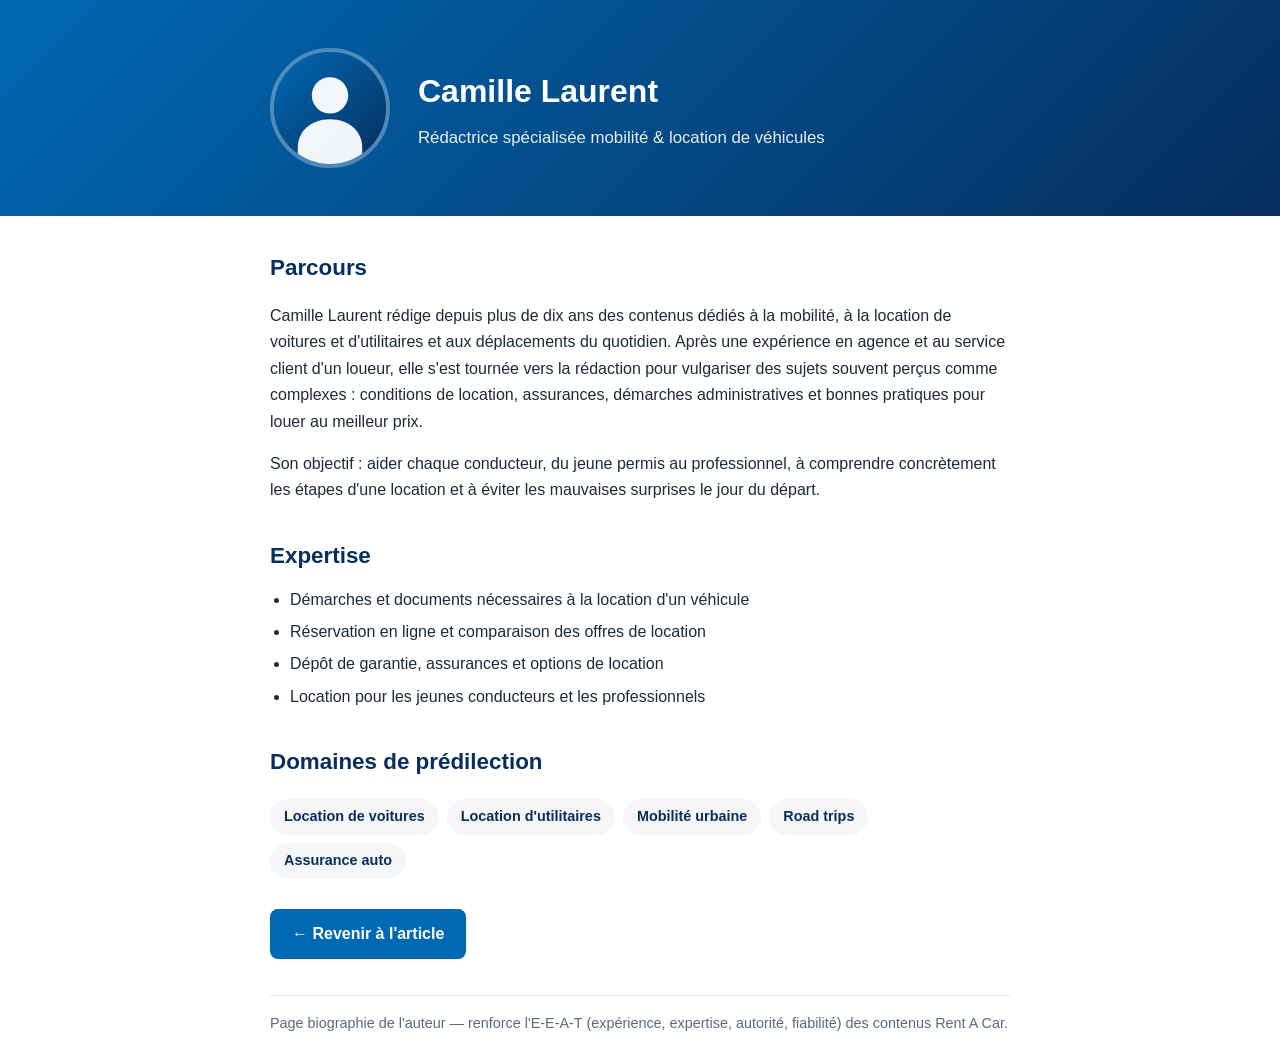
<file: auteur/index.html>
<!doctype html>
<html lang="fr">
<head>
<meta charset="utf-8">
<meta name="viewport" content="width=device-width, initial-scale=1">
<title>Biographie de Camille Laurent - Rédactrice mobilité & location de véhicules | Rent A Car</title>
<meta name="description" content="Camille Laurent, rédactrice spécialisée dans la mobilité et la location de véhicules. Découvrez son parcours, son expertise et ses domaines de prédilection.">
<link rel="icon" href="../favicon.ico">
<style>
  :root{--bleu:#0069b4;--bleu-fonce:#062e5e;--gris:#f4f6f8;--texte:#1c2b3a}
  *{box-sizing:border-box}
  body{margin:0;font-family:"Source Sans 3","Open Sans",Arial,sans-serif;color:var(--texte);line-height:1.65;background:#fff}
  a{color:var(--bleu)}
  .hero{background:linear-gradient(135deg,var(--bleu),var(--bleu-fonce));color:#fff;padding:48px 20px}
  .wrap{max-width:780px;margin:0 auto;padding:0 20px}
  .hero .wrap{display:flex;gap:28px;align-items:center;flex-wrap:wrap}
  .hero img{width:120px;height:120px;border-radius:50%;border:4px solid rgba(255,255,255,.3);flex:0 0 auto}
  .hero h1{margin:0 0 6px;font-size:2rem;font-weight:800}
  .hero .role{margin:0;font-size:1.05rem;opacity:.92}
  main{padding:40px 20px 60px}
  h2{color:var(--bleu-fonce);font-size:1.4rem;margin:34px 0 12px}
  .tags{display:flex;flex-wrap:wrap;gap:8px;margin:18px 0 0;padding:0;list-style:none}
  .tags li{background:var(--gris);color:var(--bleu-fonce);border-radius:999px;padding:6px 14px;font-size:.9rem;font-weight:600}
  .expertise{margin:12px 0 0;padding-left:20px}
  .expertise li{margin:6px 0}
  .back{display:inline-block;margin-top:30px;background:var(--bleu);color:#fff;text-decoration:none;padding:12px 22px;border-radius:8px;font-weight:700}
  .meta{font-size:.9rem;color:#5a6b7b;border-top:1px solid #e3e9ef;margin-top:36px;padding-top:16px}
</style>
</head>
<body>
  <header class="hero">
    <div class="wrap">
      <img src="../img/auteur-camille-laurent.svg" alt="Portrait de Camille Laurent">
      <div>
        <h1>Camille Laurent</h1>
        <p class="role">Rédactrice spécialisée mobilité &amp; location de véhicules</p>
      </div>
    </div>
  </header>
  <main class="wrap">
    <h2>Parcours</h2>
    <p>Camille Laurent rédige depuis plus de dix ans des contenus dédiés à la mobilité, à la location de voitures et d'utilitaires et aux déplacements du quotidien. Après une expérience en agence et au service client d'un loueur, elle s'est tournée vers la rédaction pour vulgariser des sujets souvent perçus comme complexes : conditions de location, assurances, démarches administratives et bonnes pratiques pour louer au meilleur prix.</p>
    <p>Son objectif : aider chaque conducteur, du jeune permis au professionnel, à comprendre concrètement les étapes d'une location et à éviter les mauvaises surprises le jour du départ.</p>

    <h2>Expertise</h2>
    <ul class="expertise">
      <li>Démarches et documents nécessaires à la location d'un véhicule</li>
      <li>Réservation en ligne et comparaison des offres de location</li>
      <li>Dépôt de garantie, assurances et options de location</li>
      <li>Location pour les jeunes conducteurs et les professionnels</li>
    </ul>

    <h2>Domaines de prédilection</h2>
    <ul class="tags">
      <li>Location de voitures</li>
      <li>Location d'utilitaires</li>
      <li>Mobilité urbaine</li>
      <li>Road trips</li>
      <li>Assurance auto</li>
    </ul>

    <a class="back" href="../">&larr; Revenir à l'article</a>
    <p class="meta">Page biographie de l'auteur &mdash; renforce l'E-E-A-T (expérience, expertise, autorité, fiabilité) des contenus Rent A Car.</p>
  </main>
</body>
</html>
</file>
